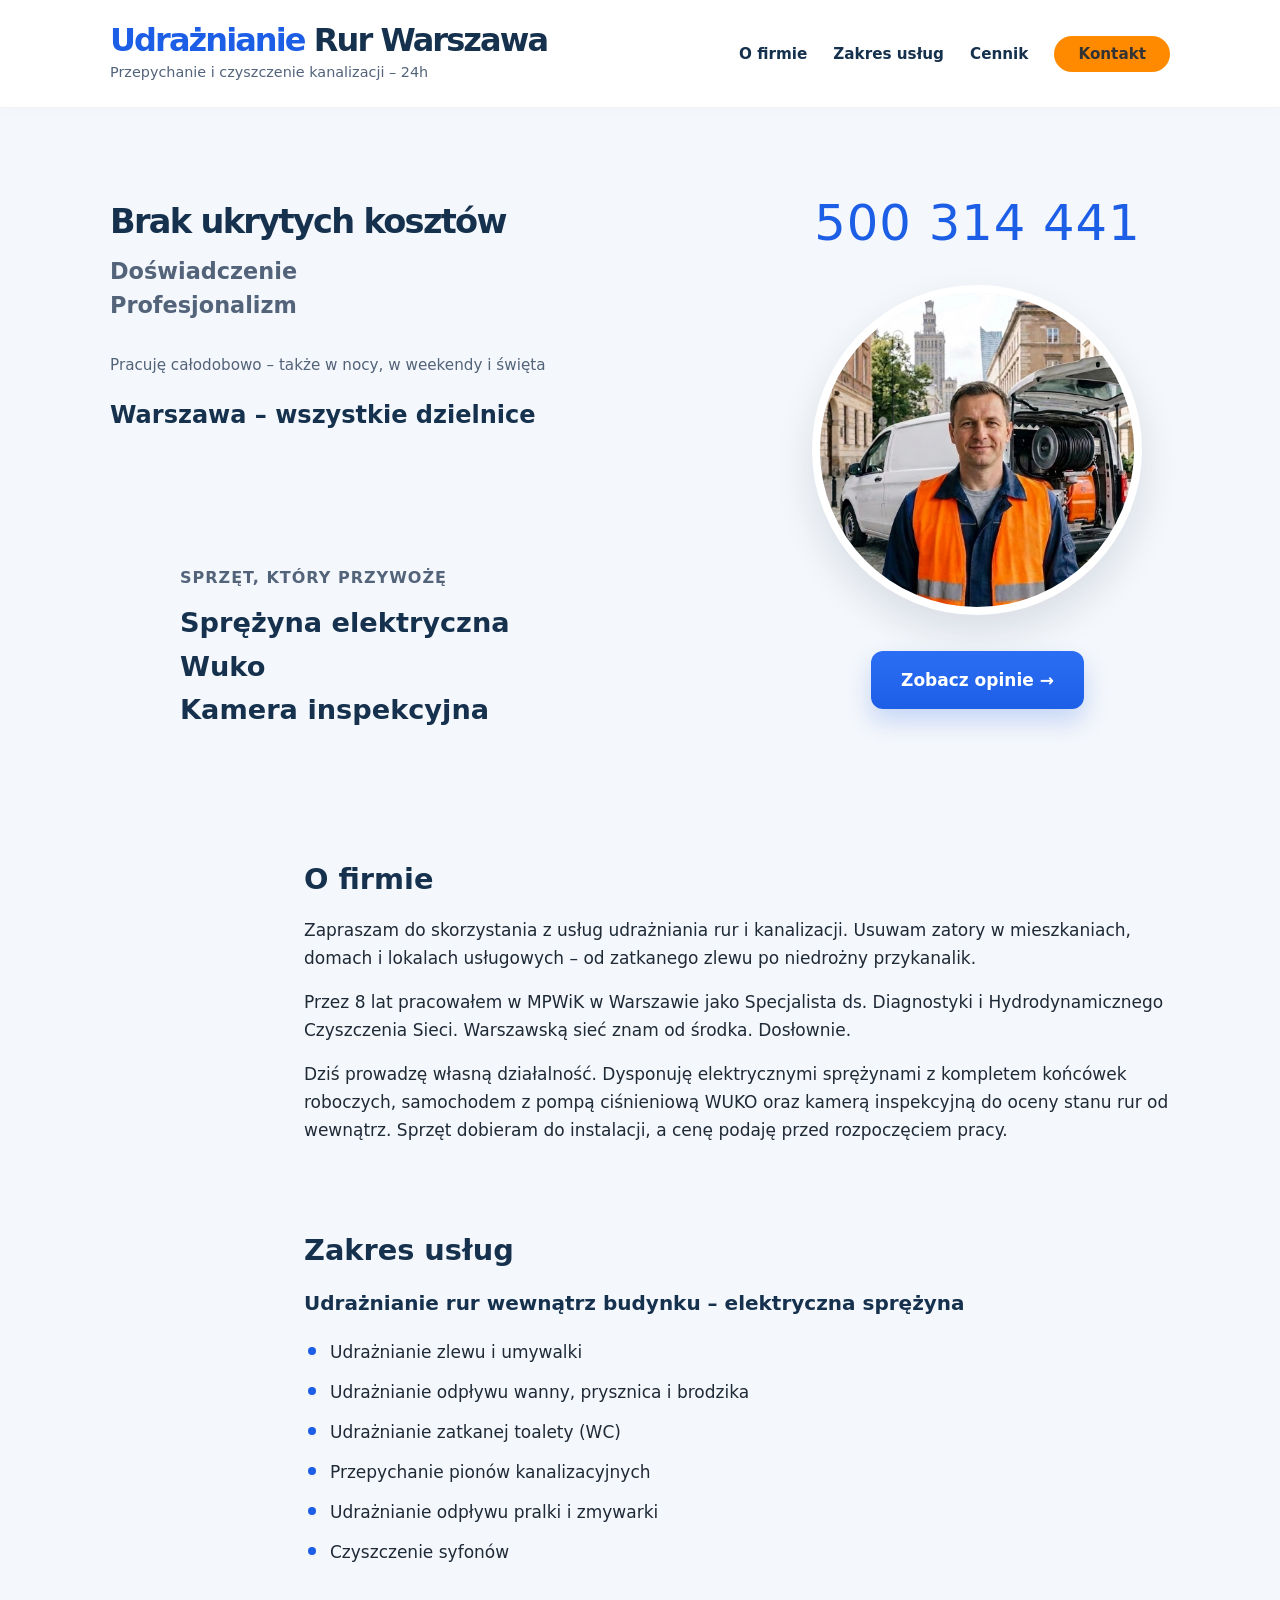
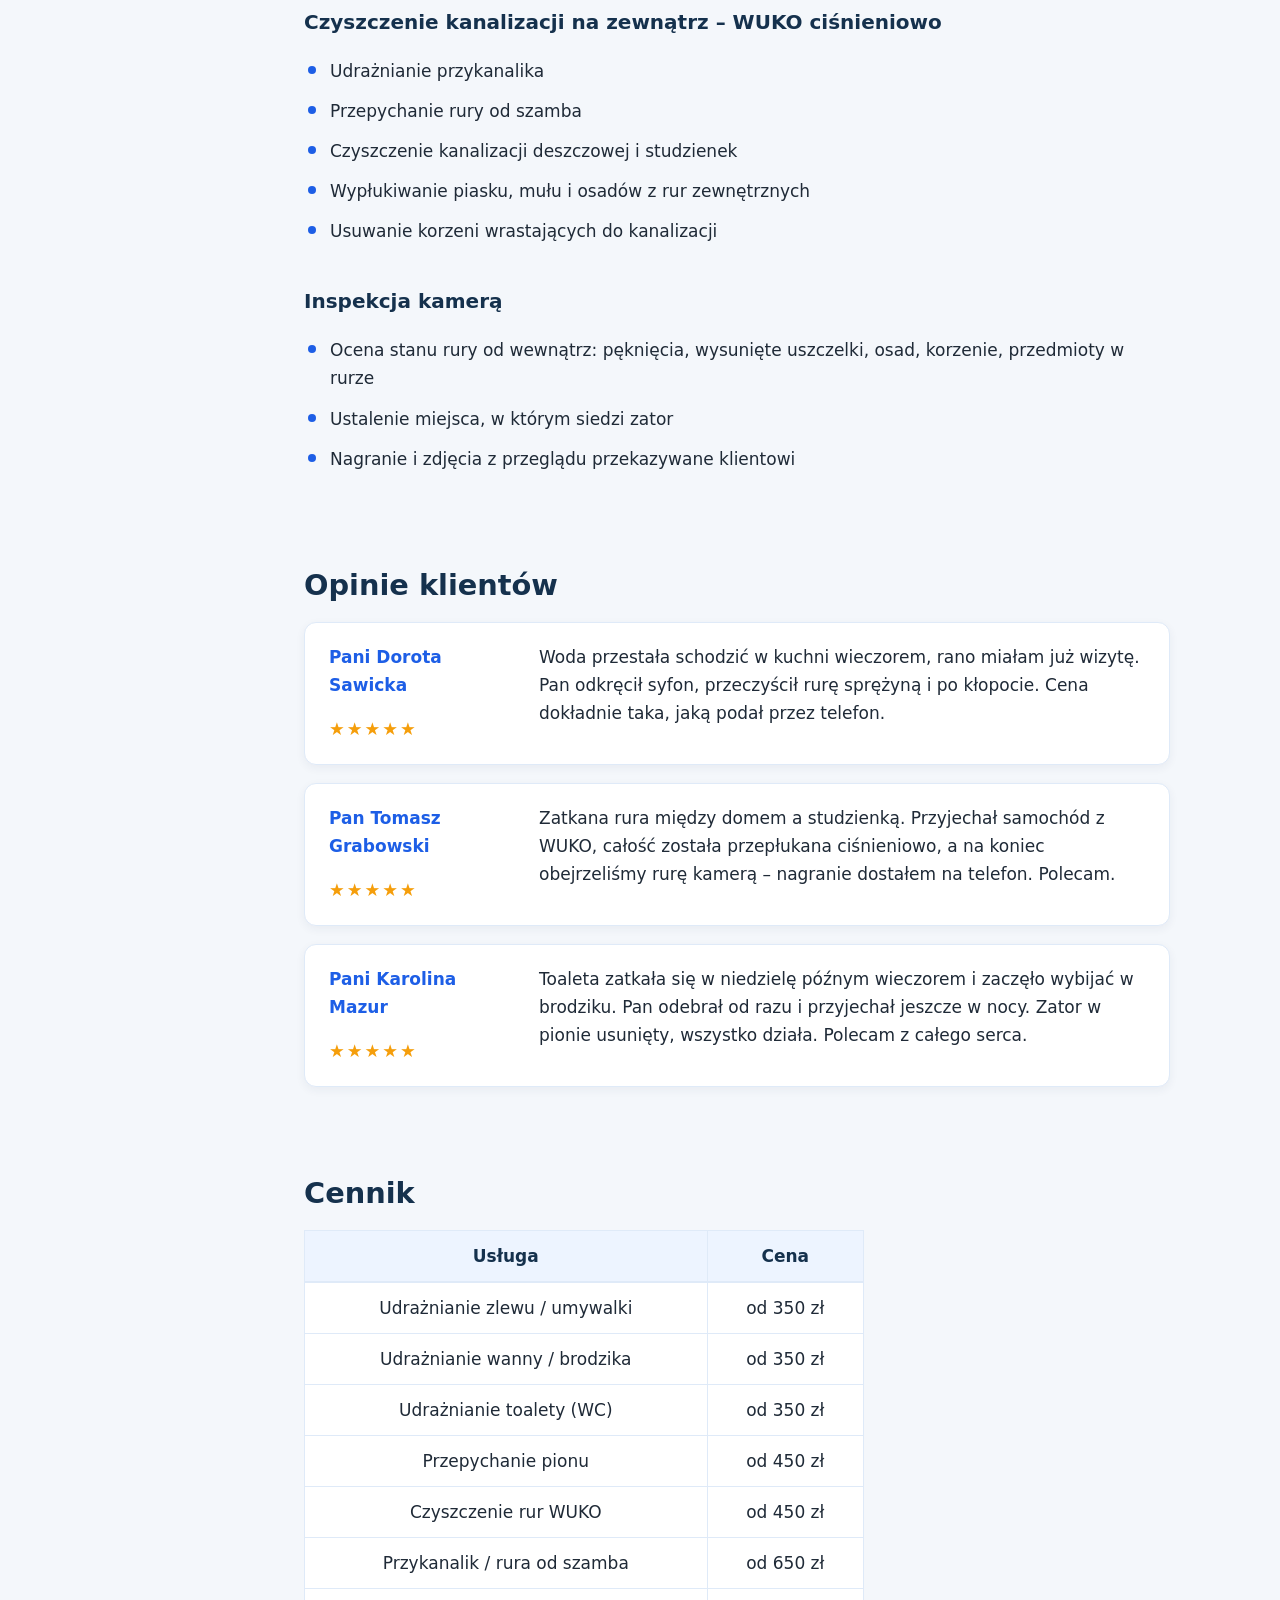
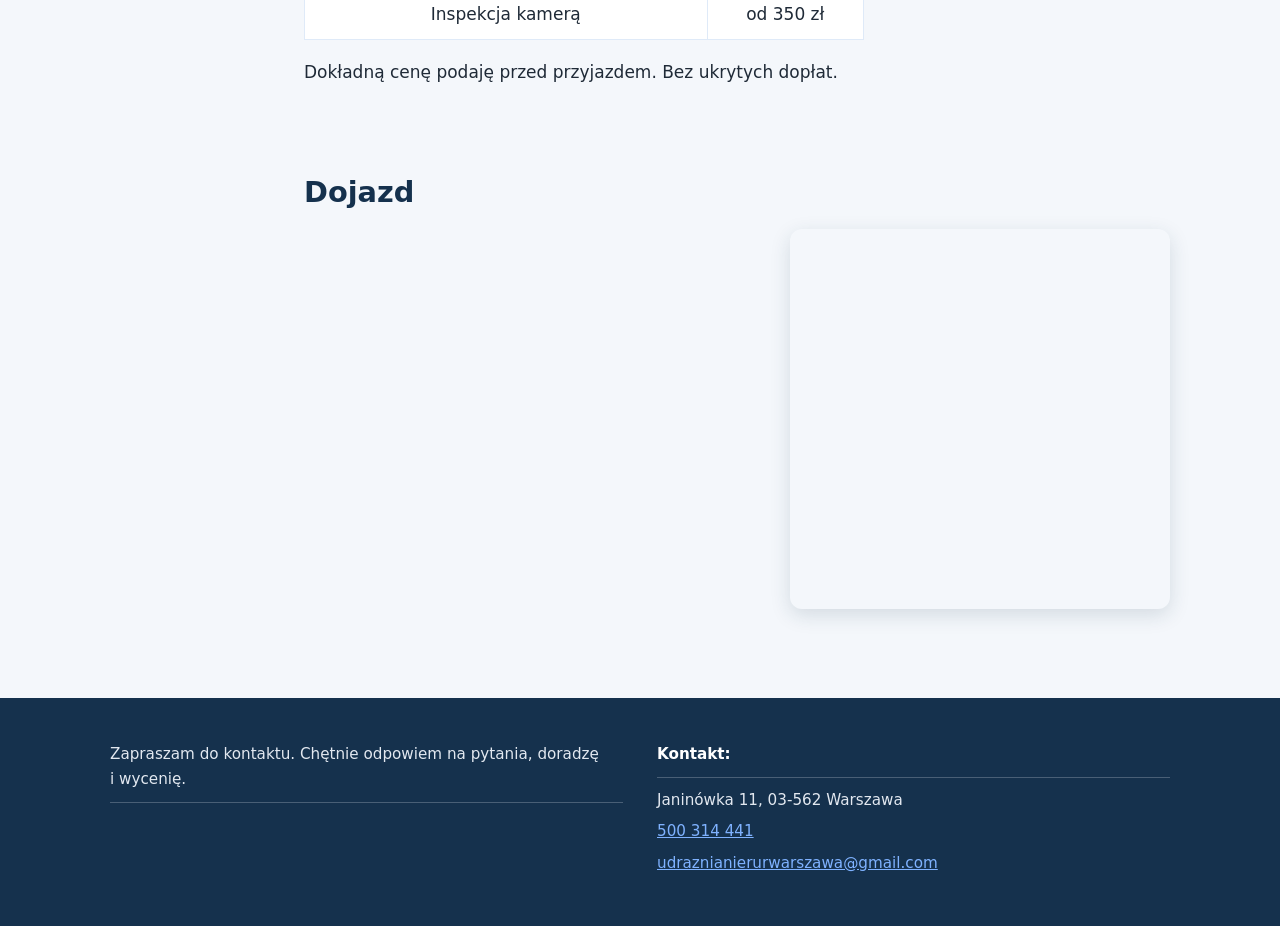
<file: index.html>
<!doctype html>
<html lang="pl">
<head>
  <meta charset="utf-8">
  <meta name="viewport" content="width=device-width, initial-scale=1">

  <link rel="stylesheet" href="css/style.css">

  <meta name="description" content="Udrażnianie rur Warszawa. Przepychanie i czyszczenie kanalizacji elektryczną sprężyną i WUKO, całodobowo. Dojazd w ciągu godziny, wycena przed pracą.">
  <meta property="og:description" content="Udrażnianie rur Warszawa. Przepychanie i czyszczenie kanalizacji elektryczną sprężyną i WUKO, całodobowo. Dojazd w ciągu godziny, wycena przed pracą.">
  <meta property="og:title" content="Udrażnianie Rur Warszawa – Przepychanie Kanalizacji 24h">
  <meta property="og:type" content="website">
  <meta property="og:locale" content="pl_PL">
  <meta property="og:url" content="https://xn--udranianierurwarszawa-sse.pl">
  <meta property="og:image" content="https://xn--udranianierurwarszawa-sse.pl/icon_og.png">

  <link rel="icon" href="/favicon.ico" sizes="any">
  <link rel="icon" href="/icon.svg" type="image/svg+xml">
  <link rel="apple-touch-icon" href="/icon.png">

  <title>Udrażnianie Rur Warszawa – Przepychanie Kanalizacji 24h</title>
</head>
<body>

<header class="site-header">
  <div class="centered-section header-content">
    <div class="header-bar">
      <hgroup>
        <h1 class="site-logo"><span class="logo-accent">Udrażnianie</span> Rur Warszawa</h1>
        <p>Przepychanie i czyszczenie kanalizacji – 24h</p>
      </hgroup>
      <nav class="main-menu">
        <ul>
          <li><a href="#o-firmie">O firmie</a></li>
          <li><a href="#zakres-uslug">Zakres usług</a></li>
          <li><a href="#cennik">Cennik</a></li>
          <li><a href="#dojazd" class="menu-cta">Kontakt</a></li>
        </ul>
      </nav>
    </div>
  </div>
</header>

<main>
  <div class="centered-section">
    <section class="section-vspace section-grid hero-grid" aria-label="Prezentacja">
      <div class="hero-text">
        <ul role="presentation" class="presentation-list">
          <li>Brak ukrytych kosztów</li>
          <li>Doświadczenie</li>
          <li>Profesjonalizm</li>
        </ul>

        <div class="presentation-phone">
          <small>Pracuję całodobowo – także w nocy, w weekendy i święta</small>
        </div>

        <p class="hero-area">Warszawa – wszystkie dzielnice</p>
      </div>
      <div class="hero-image-col">
        <div class="hero-contact">
          <p class="phone-big"><a href="tel:+48500314441">500 314 441</a></p>
        </div>
        <img class="hero-photo" src="img/udraznianie-rur-warszawa.webp" width="896" height="1200" loading="lazy"
             alt="Udrażnianie rur Warszawa – przedstawiciel firmy">
        <div class="hero-cta-wrap">
          <a href="#opinie" class="button">Zobacz opinie &rarr;</a>
        </div>
      </div>
    </section>
  </div>

  <div class="centered-section">
    <section class="section-vspace equip-grid" aria-label="Sprzęt, który przywożę">
      <div class="equip-box equip-box--full">
        <p class="equip-title">Sprzęt, który przywożę</p>
        <ul class="equip-list">
          <li>Sprężyna elektryczna</li>
          <li>Wuko</li>
          <li>Kamera inspekcyjna</li>
        </ul>
      </div>
    </section>
  </div>

  <div class="centered-section">
    <section class="section-vspace section-grid" aria-labelledby="o-firmie">
      <div class="section-label">
      </div>
      <div class="section-body">
        <h2 id="o-firmie" class="section-body-title">O firmie</h2>
        <p>
          Zapraszam do skorzystania z usług udrażniania rur i kanalizacji. Usuwam zatory w mieszkaniach, domach
          i lokalach usługowych – od zatkanego zlewu po niedrożny przykanalik.
        </p>
        <p>
          Przez 8 lat pracowałem w MPWiK w Warszawie jako Specjalista ds. Diagnostyki i Hydrodynamicznego
          Czyszczenia Sieci. Warszawską sieć znam od środka. Dosłownie.
        </p>
        <p>
          Dziś prowadzę własną działalność. Dysponuję elektrycznymi sprężynami z kompletem końcówek roboczych,
          samochodem z pompą ciśnieniową WUKO oraz kamerą inspekcyjną do oceny stanu rur od wewnątrz.
          Sprzęt dobieram do instalacji, a cenę podaję przed rozpoczęciem pracy.
        </p>
      </div>
    </section>
  </div>

  <div class="centered-section">
    <section class="section-vspace section-grid" aria-labelledby="zakres-uslug">
      <div class="section-label">
      </div>
      <div class="section-body">
        <h2 id="zakres-uslug" class="section-body-title">Zakres usług</h2>
        <section class="subsection" aria-labelledby="uslugi-wewnatrz">
          <h3 id="uslugi-wewnatrz">Udrażnianie rur wewnątrz budynku – elektryczna sprężyna</h3>
          <ul>
            <li>Udrażnianie zlewu i umywalki</li>
            <li>Udrażnianie odpływu wanny, prysznica i brodzika</li>
            <li>Udrażnianie zatkanej toalety (WC)</li>
            <li>Przepychanie pionów kanalizacyjnych</li>
            <li>Udrażnianie odpływu pralki i zmywarki</li>
            <li>Czyszczenie syfonów</li>
          </ul>
        </section>

        <section class="subsection" aria-labelledby="uslugi-zewnatrz">
          <h3 id="uslugi-zewnatrz">Czyszczenie kanalizacji na zewnątrz – WUKO ciśnieniowo</h3>
          <ul>
            <li>Udrażnianie przykanalika</li>
            <li>Przepychanie rury od szamba</li>
            <li>Czyszczenie kanalizacji deszczowej i studzienek</li>
            <li>Wypłukiwanie piasku, mułu i osadów z rur zewnętrznych</li>
            <li>Usuwanie korzeni wrastających do kanalizacji</li>
          </ul>
        </section>

        <section class="subsection" aria-labelledby="uslugi-kamera">
          <h3 id="uslugi-kamera">Inspekcja kamerą</h3>
          <ul>
            <li>Ocena stanu rury od wewnątrz: pęknięcia, wysunięte uszczelki, osad, korzenie, przedmioty w rurze</li>
            <li>Ustalenie miejsca, w którym siedzi zator</li>
            <li>Nagranie i zdjęcia z przeglądu przekazywane klientowi</li>
          </ul>
        </section>
      </div>
    </section>
  </div>

  <div class="centered-section">
    <section class="section-vspace section-grid" aria-labelledby="opinie">
      <div class="section-label">
      </div>
      <div class="section-body">
        <h2 id="opinie" class="section-body-title">Opinie klientów</h2>
        <div class="review-card">
          <div class="review-card__user">
            <p class="review-card__name">Pani Dorota Sawicka</p>
            <p class="review-card__stars" aria-label="Ocena 5 na 5">★★★★★</p>
          </div>
          <div class="review-card__description">
            <p>
              Woda przestała schodzić w kuchni wieczorem, rano miałam już wizytę. Pan odkręcił syfon, przeczyścił
              rurę sprężyną i po kłopocie. Cena dokładnie taka, jaką podał przez telefon.
            </p>
          </div>
        </div>
        <div class="review-card">
          <div class="review-card__user">
            <p class="review-card__name">Pan Tomasz Grabowski</p>
            <p class="review-card__stars" aria-label="Ocena 5 na 5">★★★★★</p>
          </div>
          <div class="review-card__description">
            <p>
              Zatkana rura między domem a studzienką. Przyjechał samochód z WUKO, całość została przepłukana
              ciśnieniowo, a na koniec obejrzeliśmy rurę kamerą – nagranie dostałem na telefon. Polecam.
            </p>
          </div>
        </div>
        <div class="review-card">
          <div class="review-card__user">
            <p class="review-card__name">Pani Karolina Mazur</p>
            <p class="review-card__stars" aria-label="Ocena 5 na 5">★★★★★</p>
          </div>
          <div class="review-card__description">
            <p>
              Toaleta zatkała się w niedzielę późnym wieczorem i zaczęło wybijać w brodziku. Pan odebrał od razu
              i przyjechał jeszcze w nocy. Zator w pionie usunięty, wszystko działa. Polecam z całego serca.
            </p>
          </div>
        </div>
      </div>
    </section>
  </div>

  <div class="centered-section">
    <section class="section-vspace section-grid" aria-labelledby="cennik">
      <div class="section-label">
      </div>
      <div class="section-body">
        <h2 id="cennik" class="section-body-title">Cennik</h2>
        <table class="price-table">
          <caption class="sr-only">Cennik usług udrażniania</caption>
          <thead>
          <tr>
            <th scope="col">Usługa</th>
            <th scope="col">Cena</th>
          </tr>
          </thead>
          <tbody>
          <tr>
            <td>Udrażnianie zlewu / umywalki</td>
            <td>od 350 zł</td>
          </tr>
          <tr>
            <td>Udrażnianie wanny / brodzika</td>
            <td>od 350 zł</td>
          </tr>
          <tr>
            <td>Udrażnianie toalety (WC)</td>
            <td>od 350 zł</td>
          </tr>
          <tr>
            <td>Przepychanie pionu</td>
            <td>od 450 zł</td>
          </tr>
          <tr>
            <td>Czyszczenie rur WUKO</td>
            <td>od 450 zł</td>
          </tr>
          <tr>
            <td>Przykanalik / rura od szamba</td>
            <td>od 650 zł</td>
          </tr>
          <tr>
            <td>Inspekcja kamerą</td>
            <td>od 350 zł</td>
          </tr>
          </tbody>
        </table>
        <p class="price-note">
          Dokładną cenę podaję przed przyjazdem. Bez ukrytych dopłat.
        </p>
      </div>
    </section>
  </div>

  <div class="centered-section">
    <section class="section-vspace section-grid" aria-labelledby="dojazd">
      <div class="section-label">
      </div>
      <div class="section-body">
        <h2 id="dojazd" class="section-body-title">Dojazd</h2>
        <div class="right">
          <iframe src="https://www.google.com/maps/embed?pb=!1m14!1m8!1m3!1d156000!2d21.0122!3d52.2297!3m2!1i1024!2i768!4f13.1!3m3!1m2!1s0x471ecc669a869f01%3A0x72f0be2a88ead3fc!2sWarszawa!5e0!3m2!1spl!2spl!4v1601051281498!5m2!1spl!2spl" width="380" height="380" frameborder="0" style="border:0;" allowfullscreen="" aria-hidden="false" tabindex="0"></iframe>
        </div>
      </div>
    </section>
  </div>
</main>

<footer class="site-footer">
  <div class="centered-section footer-content">
    <div>
      <p>Zapraszam do kontaktu. Chętnie odpowiem na pytania, doradzę i&nbsp;wycenię.</p>
      <hr class="footer-separator">
    </div>
    <div>
      <address>
        <span class="footer-address-title">Kontakt:</span>
        <hr role="presentation" class="footer-separator">
        <p class="footer-line">Janinówka 11, 03-562 Warszawa</p>
        <p class="footer-line"><a href="tel:+48500314441">500 314 441</a></p>
        <p class="footer-line"><a href="mailto:udraznianierurwarszawa@gmail.com">udraznianierurwarszawa@gmail.com</a></p>
      </address>
    </div>
  </div>
</footer>

</body>
</html>
</file>
<file: css/style.css>
:root {
  --dark: #15314d;
  --dark-2: #102942;
  --accent: #1d5ee6;
  --accent-soft: #edf4ff;
  --bg: #f4f7fb;
  --text: #1f2a37;
  --muted: #52637a;
  --border: #dfeaf8;
  --white: #ffffff;
  --shadow-soft: 0 18px 40px rgba(21, 49, 77, 0.08);
}

* {
  margin: 0;
  padding: 0;
  box-sizing: border-box;
}

html {
  scroll-behavior: smooth;
  overflow-x: hidden;
}

body {
  overflow-x: hidden;
  font-family: "Segoe UI", system-ui, -apple-system, Arial, sans-serif;
  font-size: 17px;
  line-height: 1.65;
  color: var(--text);
  background: var(--bg);
}

img {
  max-width: 100%;
  height: auto;
  display: block;
}

a {
  color: var(--accent);
}

.centered-section {
  max-width: 1100px;
  margin: 0 auto;
  padding: 0 20px;
}

.section-vspace {
  margin: 89px 0;
}

.sr-only {
  position: absolute;
  width: 1px;
  height: 1px;
  overflow: hidden;
  clip: rect(0 0 0 0);
  white-space: nowrap;
}

.site-header {
  background: rgba(255, 255, 255, 0.92);
  backdrop-filter: blur(8px);
  color: var(--dark);
  padding: 22px 0;
  border-bottom: 1px solid rgba(21, 49, 77, 0.06);
  box-shadow: 0 2px 14px rgba(21, 49, 77, 0.02);
}

.header-bar {
  display: flex;
  align-items: center;
  justify-content: space-between;
  gap: 24px;
  flex-wrap: wrap;
}

.site-logo {
  font-size: 2rem;
  line-height: 1.15;
  font-weight: 800;
  letter-spacing: -0.06em;
}

.logo-accent {
  color: var(--accent);
}

.site-header hgroup p {
  font-size: 0.9rem;
  color: var(--muted);
  margin-top: 2px;
}

.main-menu ul {
  list-style: none;
  display: flex;
  gap: 26px;
  flex-wrap: wrap;
}

.main-menu a {
  color: var(--dark);
  text-decoration: none;
  font-weight: 600;
  font-size: 0.95rem;
}

.main-menu a:hover {
  color: var(--accent);
}

.main-menu a.menu-cta {
  background: #ff8a00;
  color: #333333;
  font-weight: 700;
  padding: 9px 24px;
  border-radius: 999px;
}

.main-menu a.menu-cta:hover {
  background: #f07d00;
  color: #333333;
}

.section-grid {
  display: grid;
  grid-template-columns: 150px 1fr;
  gap: 44px;
  align-items: start;
}

.hero-grid {
  grid-template-columns: 1.618fr 1fr;
  align-items: center;
  gap: 52px;
}

.hero-image-col {
  display: flex;
  flex-direction: column;
  align-items: center;
}

.hero-text {
  align-self: start;
  max-width: 640px;
}

.accented-header {
  font-size: 1.8rem;
  line-height: 1.25;
  color: var(--dark);
  padding-top: 14px;
  position: relative;
}

.accented-header::before {
  content: "";
  position: absolute;
  top: 0;
  left: 0;
  width: 44px;
  height: 4px;
  background: var(--accent);
  border-radius: 2px;
}

.presentation-list {
  list-style: none;
}

.presentation-list li {
  font-size: 1.4rem;
  font-weight: 600;
  color: var(--muted);
  line-height: 1.5;
}

.presentation-list li:first-child {
  font-size: 2.1rem;
  font-weight: 800;
  color: var(--dark);
  margin-bottom: 8px;
  letter-spacing: -0.05em;
}

.presentation-phone {
  margin: 28px 0 18px;
}

.phone-big {
  font-size: 3.1rem;
  font-weight: 500;
  color: var(--dark);
  letter-spacing: 0.02em;
  line-height: 1.05;
}

.phone-big a {
  color: var(--accent);
  text-decoration: none;
}

.phone-big a:hover {
  text-decoration: underline;
}

.presentation-phone small {
  color: var(--muted);
  font-size: 0.95rem;
}

.hero-area {
  font-size: 1.5rem;
  font-weight: 700;
  color: var(--dark);
  margin-bottom: 24px;
}

.button {
  display: inline-block;
  background: linear-gradient(180deg, #2b6ef3 0%, #1d5ee6 100%);
  color: var(--white);
  text-decoration: none;
  font-weight: 700;
  padding: 15px 30px;
  border-radius: 12px;
  box-shadow: 0 12px 24px rgba(29, 94, 230, 0.22);
  transition: transform 0.2s ease, box-shadow 0.2s ease;
}

.button:hover {
  transform: translateY(-1px);
  box-shadow: 0 16px 28px rgba(29, 94, 230, 0.28);
}

.button:hover {
  background: #1d4ed8;
}

.hero-contact {
  text-align: center;
  margin-bottom: 36px;
}

.hero-cta-wrap {
  margin-top: 36px;
  margin-bottom: 18px;
}

.hero-hours {
  color: var(--muted);
  font-size: 0.95rem;
}

.hero-photo {
  display: block;
  width: min(100%, 330px);
  aspect-ratio: 1;
  border-radius: 50%;
  object-fit: cover;
  object-position: center 18%;
  border: 8px solid #ffffff;
  box-shadow: 0 18px 38px rgba(21, 49, 77, 0.12);
  margin: 0 auto;
  background: #f3f7ff;
}

.equip-grid {
  display: grid;
  grid-template-columns: 1fr 1fr;
  align-items: center;
  gap: 44px;
  margin-top: -210px;
  transform: translate(70px, -41px);
}

.equip-title {
  font-size: 1rem;
  font-weight: 600;
  color: var(--muted);
  text-transform: uppercase;
  letter-spacing: 1px;
  margin-bottom: 10px;
}

.equip-list {
  list-style: none;
}

.equip-list li {
  font-size: 1.7rem;
  font-weight: 700;
  color: var(--dark);
  line-height: 1.6;
}

.round-photo {
  width: 112px;
  height: 112px;
  margin: 0 auto;
  border-radius: 50%;
  overflow: hidden;
  box-shadow: 0 10px 30px rgba(26, 58, 82, 0.25);
  border: 6px solid var(--white);
}

.round-photo img {
  width: 100%;
  height: 100%;
  object-fit: cover;
  object-position: center 18%;
  transform: scale(1.06);
  background: #dfe9f5;
}

.section-body p + p {
  margin-top: 16px;
}

.subsection + .subsection {
  margin-top: 34px;
}

.section-body-title {
  display: block;
  font-size: 1.8rem;
  line-height: 1.25;
  color: var(--dark);
  margin-bottom: 18px;
  font-weight: 700;
}

.subsection h3 {
  font-size: 1.25rem;
  color: var(--dark);
  margin-bottom: 12px;
}

.subsection ul {
  list-style: none;
}

.subsection li {
  padding: 6px 0 6px 26px;
  position: relative;
}

.subsection li::before {
  content: "";
  position: absolute;
  left: 4px;
  top: 15px;
  width: 8px;
  height: 8px;
  border-radius: 50%;
  background: var(--accent);
}

.review-card {
  display: grid;
  grid-template-columns: 190px 1fr;
  gap: 20px;
  background: var(--white);
  border: 1px solid var(--border);
  border-radius: 12px;
  padding: 20px 24px;
  box-shadow: 0 3px 10px rgba(26, 58, 82, 0.06);
}

.review-card + .review-card {
  margin-top: 18px;
}

.review-card__name {
  font-weight: 700;
  color: var(--accent);
}

.review-card__stars {
  color: #f59e0b;
  font-size: 1.1rem;
  letter-spacing: 2px;
}

.price-table {
  width: 100%;
  max-width: 560px;
  border-collapse: collapse;
  background: var(--white);
}

.price-table th,
.price-table td {
  border: 1px solid var(--border);
  padding: 11px 16px;
  text-align: center;
}

.price-table thead th {
  background: var(--accent-soft);
  color: var(--dark);
}

.price-note {
  margin-top: 18px;
  max-width: 560px;
}

#faq details {
  background: var(--white);
  border: 1px solid var(--border);
  border-radius: 10px;
  padding: 0;
  overflow: hidden;
}

#faq details + details {
  margin-top: 12px;
}

#faq summary {
  cursor: pointer;
  font-weight: 700;
  color: var(--dark);
  padding: 15px 18px;
  list-style-position: inside;
}

#faq summary:hover {
  background: var(--accent-soft);
}

#faq details p {
  padding: 0 18px 16px;
}

.right {
  width: 100%;
  max-width: 380px;
  margin-left: auto;
}

.right iframe {
  display: block;
  width: 100%;
  height: 380px;
  border: 0;
  border-radius: 12px;
  box-shadow: 0 6px 20px rgba(26, 58, 82, 0.15);
}

.site-footer {
  background: var(--dark);
  color: #e2e8f0;
  padding: 44px 0;
  margin-top: 70px;
}

.footer-content {
  display: grid;
  grid-template-columns: repeat(2, 1fr);
  gap: 34px;
  font-size: 0.95rem;
}

.footer-content a {
  color: #7fb2ff;
}

.footer-address-title {
  font-weight: 700;
  color: var(--white);
}

.footer-separator {
  border: 0;
  border-top: 1px solid rgba(226, 232, 240, 0.25);
  margin: 10px 0;
}

.footer-line {
  margin: 6px 0;
}

address {
  font-style: normal;
}

@media (max-width: 880px) {
  .section-grid {
    grid-template-columns: 1fr;
    gap: 22px;
  }

  .hero-grid {
    grid-template-columns: 1fr;
  }

  .section-vspace {
    margin: 48px 0;
  }

  .presentation-list li {
    font-size: 1.2rem;
  }

  .presentation-list li:first-child {
    font-size: 1.55rem;
  }

  .phone-big {
    font-size: 1.8rem;
  }

  .hero-area {
    font-size: 1.25rem;
  }

  .review-card {
    grid-template-columns: 1fr;
    gap: 8px;
  }

  .footer-content {
    grid-template-columns: 1fr;
    gap: 24px;
  }

  .round-photo {
    width: 88px;
    height: 88px;
  }

  .equip-grid {
    grid-template-columns: 1fr;
    gap: 24px;
    margin-top: 0;
    transform: none;
  }

  .equip-list {
    text-align: center;
  }

  .equip-list li {
    font-size: 1.35rem;
  }
}

@media (max-width: 480px) {
  body {
    font-size: 16px;
  }

  .site-logo {
    font-size: 1.4rem;
  }
}
</file>
